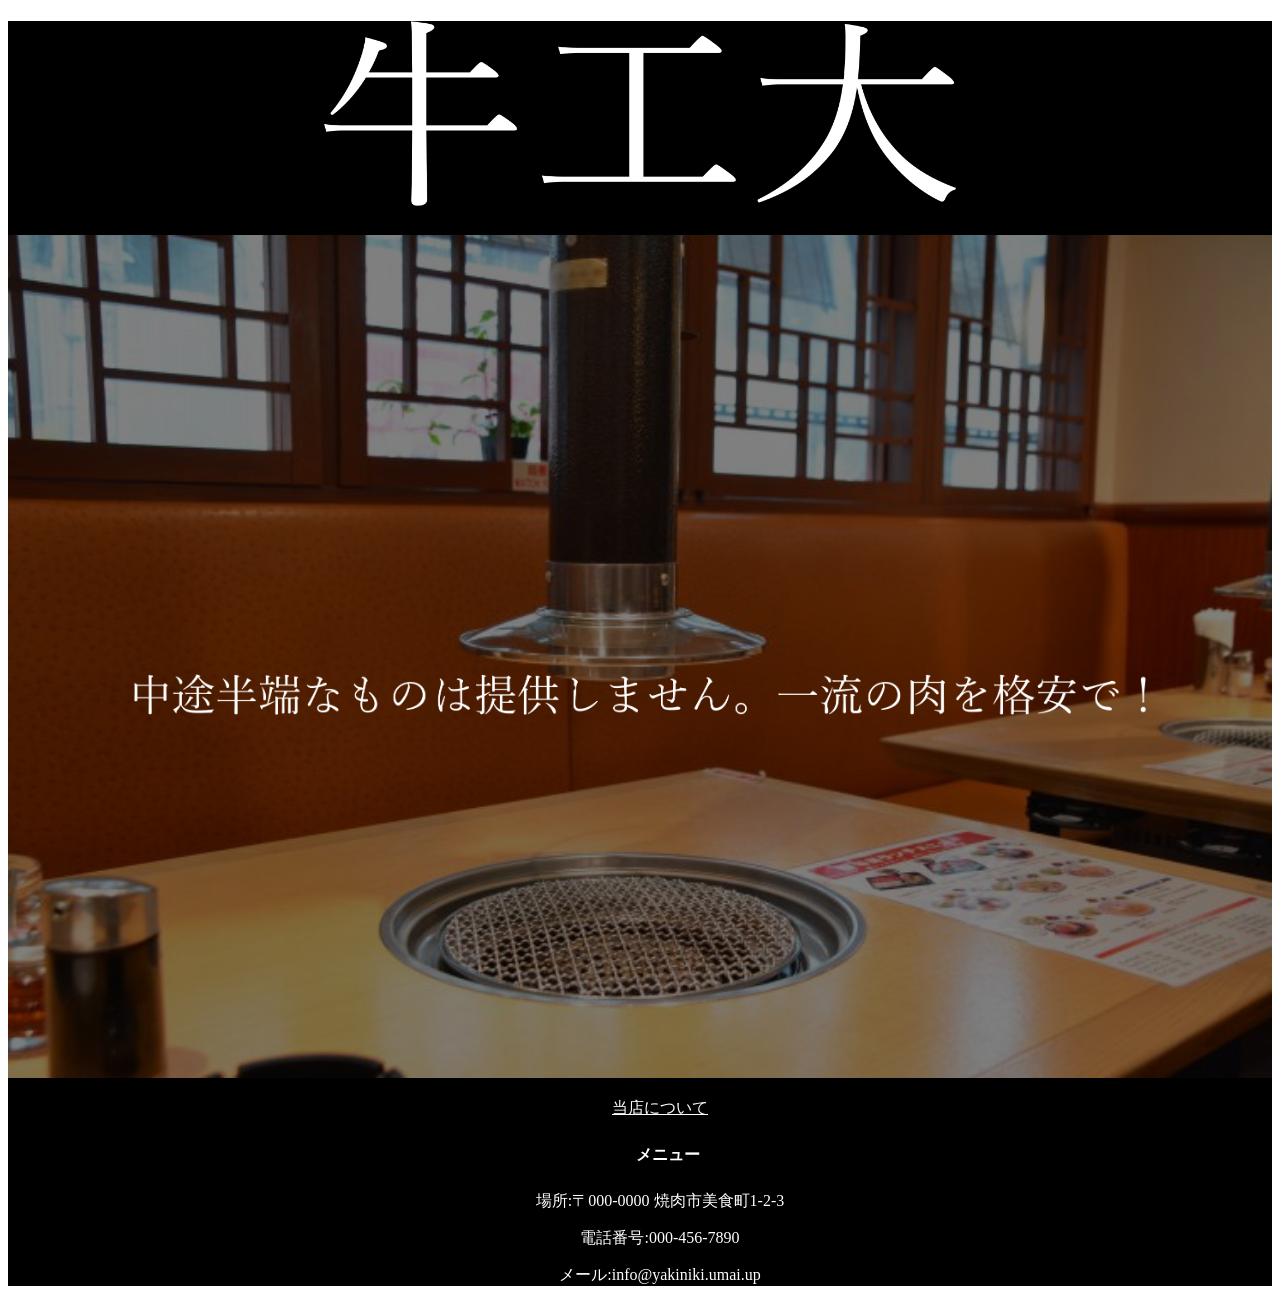
<file: index.html>
<!doctype html>
<html>
<head>
<meta charset="utf-8">
<title>omise</title>
<style type="text/css">
#body {
    background-color: #000000;
    float: none;
    color: #FFFFFF;
    text-align: center;
    width: 100%;
}
#one #three {
    position: absolute;
    top: 50%;
}
#one {
    position: relative;
}
#two {
    color: #FFFFFF;
    text-align: center;
    position: relative;
    width: 100%;
    font-weight: normal;
}
ul.link a {
    color: white;
}
ul.ddmenu {
    margin: 0px;
    padding: 0px 0px 0px 15px;
    background-color: #000000;
}
ul.ddmenu li {
    width: 125px;
    display: inline-block;
    list-style-type: none;
    position: relative;
    background-color: #000000;
}
ul.ddmenu a {
    background-color: #000000;
    color: white;
    line-height: 40px;
    text-align: center;
    text-decoration: none;
    font-weight: bold;
    display: block;
}
ul.ddmenu ul {
    display: none;
    margin: 0px;
    padding: 0px;
    position: absolute;
}
ul.ddmenu a:hover {
    background-color: #ffdddd;
    color: #dd0000;
}
ul.ddmenu li:hover ul {
    display: block;
}
</style>
</head>

<body>
<div id = "body" >
  <h1><img src="title.png" width="50%" height="25%" alt=""/></h1>
  <div id = "one" >
    <p><img src="mise1.jpg" width="100%" height="100%" alt="" style = "opacity : 0.5;"/></p>
    <div id = "three">
      <p><img src="motto.png" width="80%" height="" alt="" /></p>
    </div>
  </div>
  <div id = "two">
    <ul class="link">
      <p><a href="touten.html">当店について</a>
      <ul class="ddmenu">
        <li> <a href="#">メニュー</a>
          <ul>
            <li><a href="gyuniku.html">牛肉</a></li>
            <li><a href="butaniku.html">豚肉</a></li>
            <li><a href="toriniku.html">鶏肉</a></li>
          </ul>
        </li>
      </ul>
      </p>
      <p>場所:〒000-0000 焼肉市美食町1-2-3</p>
      <p>電話番号:000-456-7890</p>
      <p>メール:info@yakiniki.umai.up</p>
    </ul>
  </div>
</div>
</body>
</html>
</file>
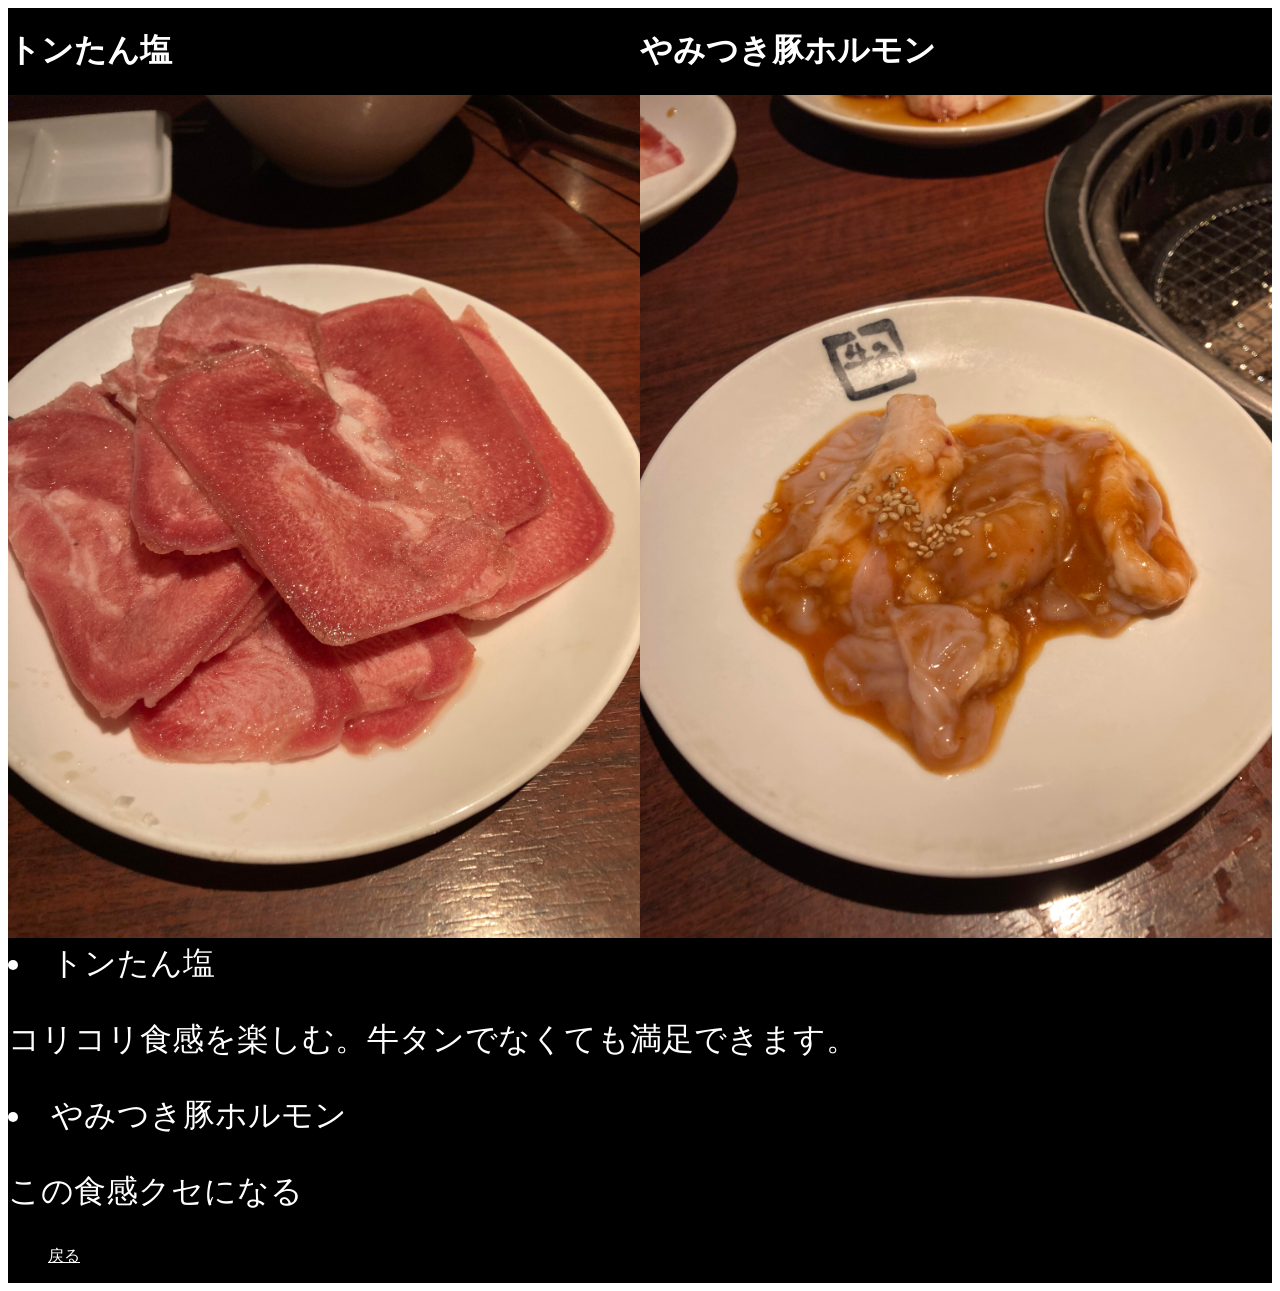
<file: butaniku.html>
<!doctype html>
<html>
<head>
<meta charset="utf-8">
<title>butaniku</title>
<style type="text/css">
img {
    width: 100%;
}
.oniku {
    background-color: #000000;
    float: left;
    width: 50%;
    color: #FFFFFF;
}
.explain {
    background-color: #000000;
    float: left;
    width: 100%;
    color: #FFFFFF;
}
.wrap {
    background-color: #000000;
    display: flex;
    flex-wrap: wrap;
}
.oniku li {
    font-size: xx-large;
}
.explain li {
    font-size: xx-large;
    color: #FFFFFF;
}
ul.link a {
    color: #FFFFFF;
}
</style>
</head>

<body>
<div class="wrap">
  <div class="oniku">
    <h1>トンたん塩</h1>
    <img src="buta_tan.jpg"  alt=""/> </div>
  <div class="oniku">
    <h1>やみつき豚ホルモン</h1>
    <img src="buta_horumon.jpg"  alt=""/> </div>
  <div class="explain">
    <li>トンたん塩
      <p>コリコリ食感を楽しむ。牛タンでなくても満足できます。</p>
    </li>
    <li>やみつき豚ホルモン
      <p>この食感クセになる</p>
    </li>
    <ul class="link">
      <p><a href="index.html">戻る</a></p>
    </ul>
  </div>
</div>
</body>
</html>
</file>
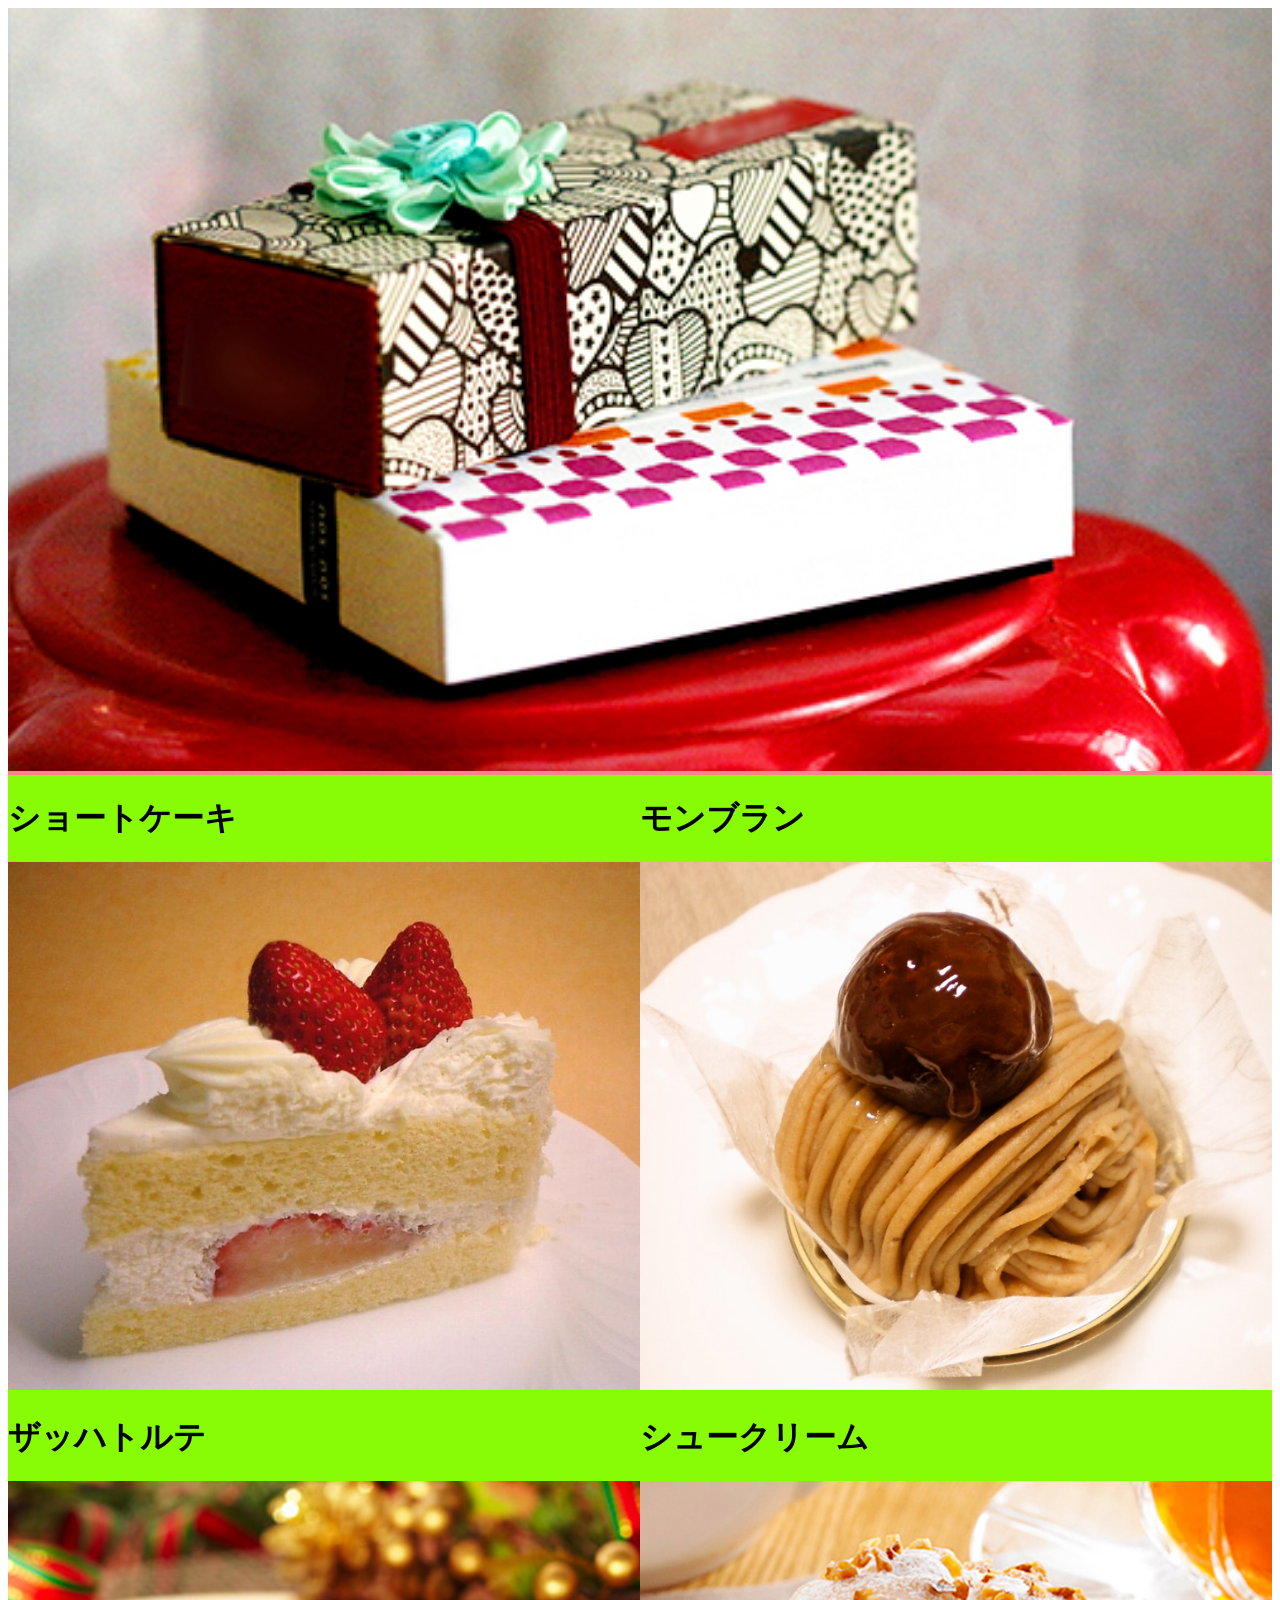
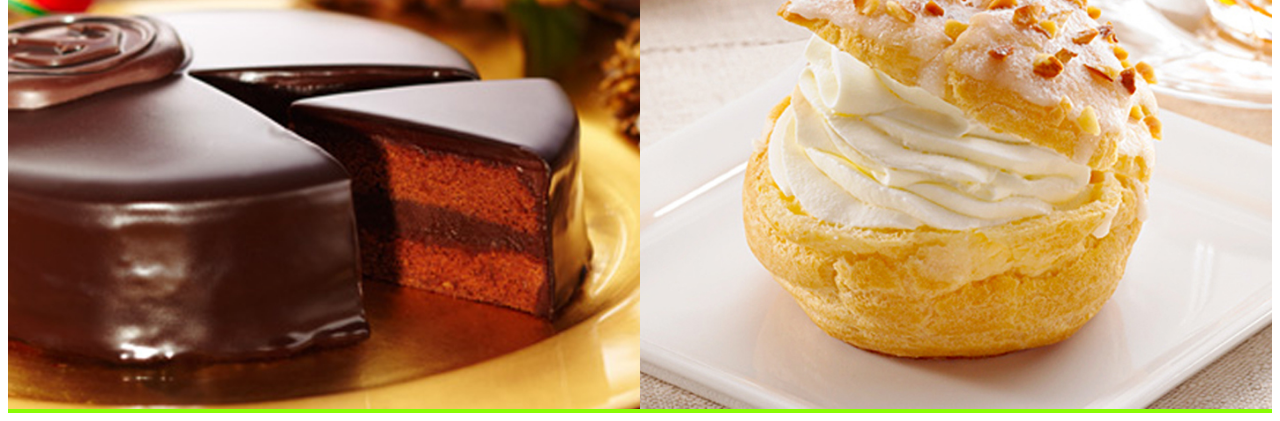
<file: cake.html>
<!doctype html>
<html>
<head>
<meta charset="utf-8">
<title>cake</title>
<style type="text/css">
img{
width:100%;
}
.shop{
background-color: #F78486;
width: 100%;
}
.cakes{
background-color: #88fc04;
float:left;
width:50%;
}
.wrap{
background-color: #037386;
display:flex;
flex-wrap:wrap;
}

</style>
</head>

<body>
<div class="wrap">
<div class="shop">
<img src="shop.jpg" alt= ""> 
</div>
<div class="cakes">
<h1>ショートケーキ</h1>
<img src="cake01.jpg" alt= "">
</div> 
<div class="cakes">
<h1>モンブラン</h1>
<img src="cake02.jpg" alt= "">
</div>
<div class="cakes">
<h1>ザッハトルテ</h1>
<img src="cake03.jpg" alt= "">
</div>
<div class="cakes">
<h1>シュークリーム</h1>
<img src="cake04.jpg" alt= "">
</div>	
</div>
</body>
</html>
</file>
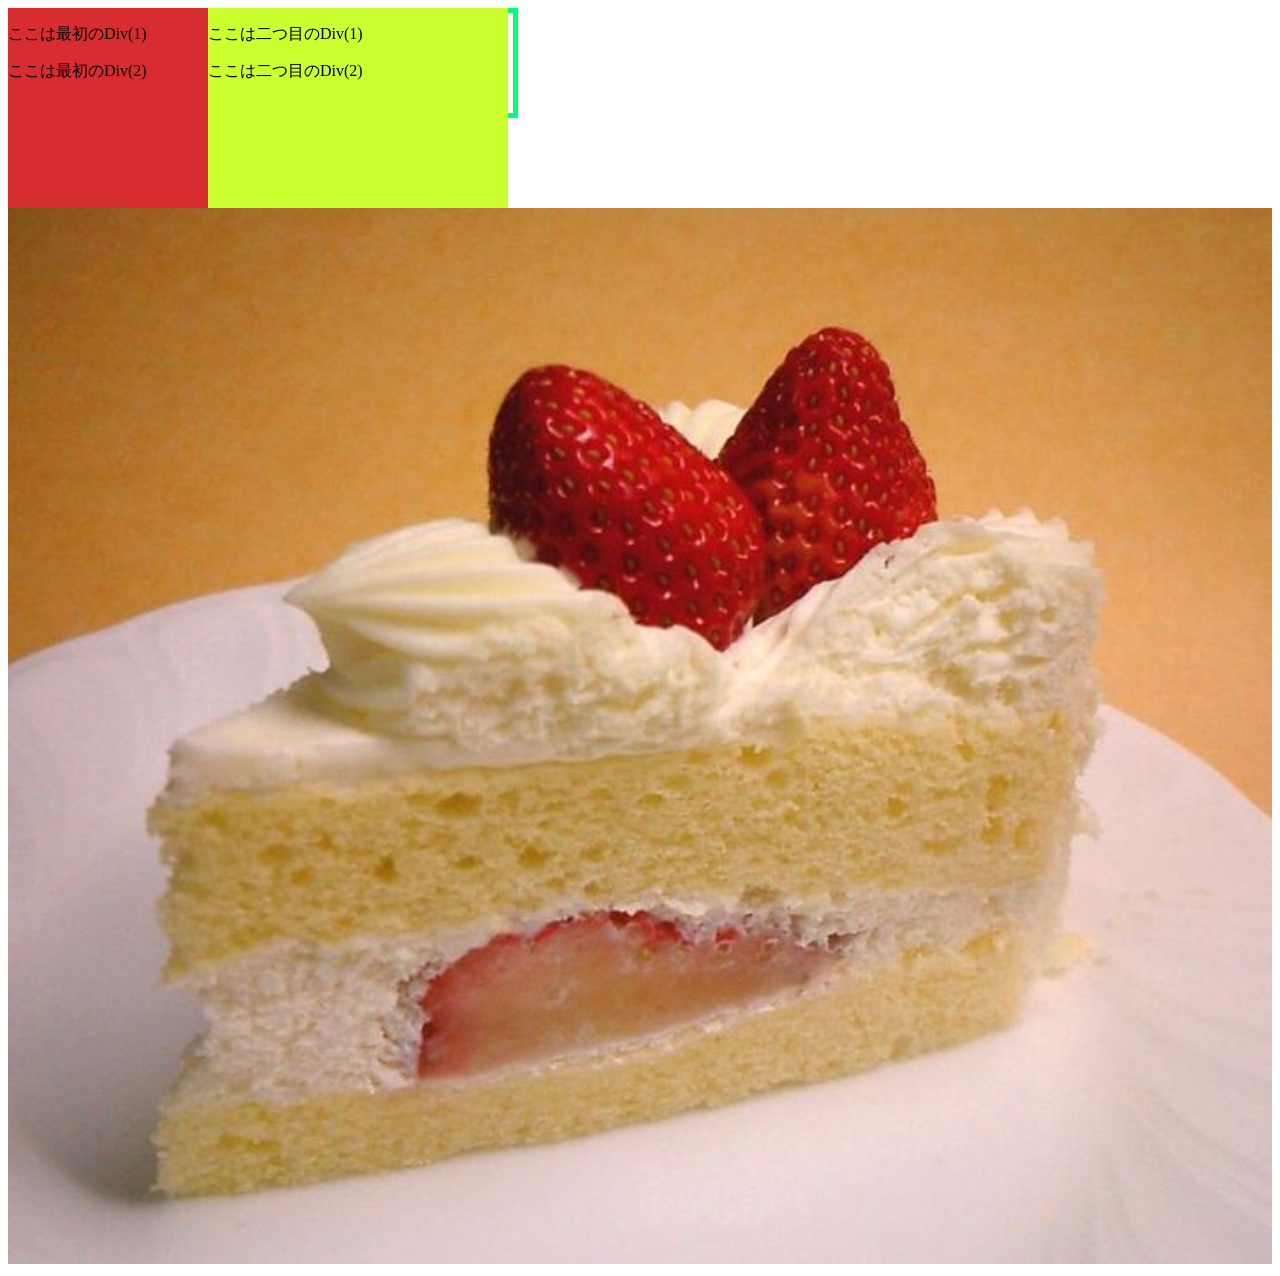
<file: div_sample.html>
<!doctype html>
<html>
<head>
<meta charset="utf-8">
<title>div_sample</title>
<style type="text/css">
#one {
    background-color: #D72D30;
    width: 200px;
    height: 200px;
    float: left;
}
body {
}
#two {
    background-color: #CCFF2F;
    width: 300px;
    height: 200px;
    float: left;
}
#three {
    color: #FF0105;
    border: thick solid #00FF74;
    width: 500px;
    height: 100px;
    float: none;
}
#bigbox {
    width: 500px;
    height: 100px;
}
</style>
</head>

<body>
<div id="bigbox">
<div id="one">
  <p>ここは最初のDiv(1)</p>
<p>ここは最初のDiv(2)</p>
</div>
<div id="two">
<p>ここは二つ目のDiv(1)</p>
<p>ここは二つ目のDiv(2)</p>
</div>
<div id="three">
<p>ここは三つ目のDiv(1)</p>
<p>ここは三つ目のDiv(2)</p>
</div>
</div>
<img src="cake01.jpg" width="100%"  alt=""/>
</body>
</html>
</file>
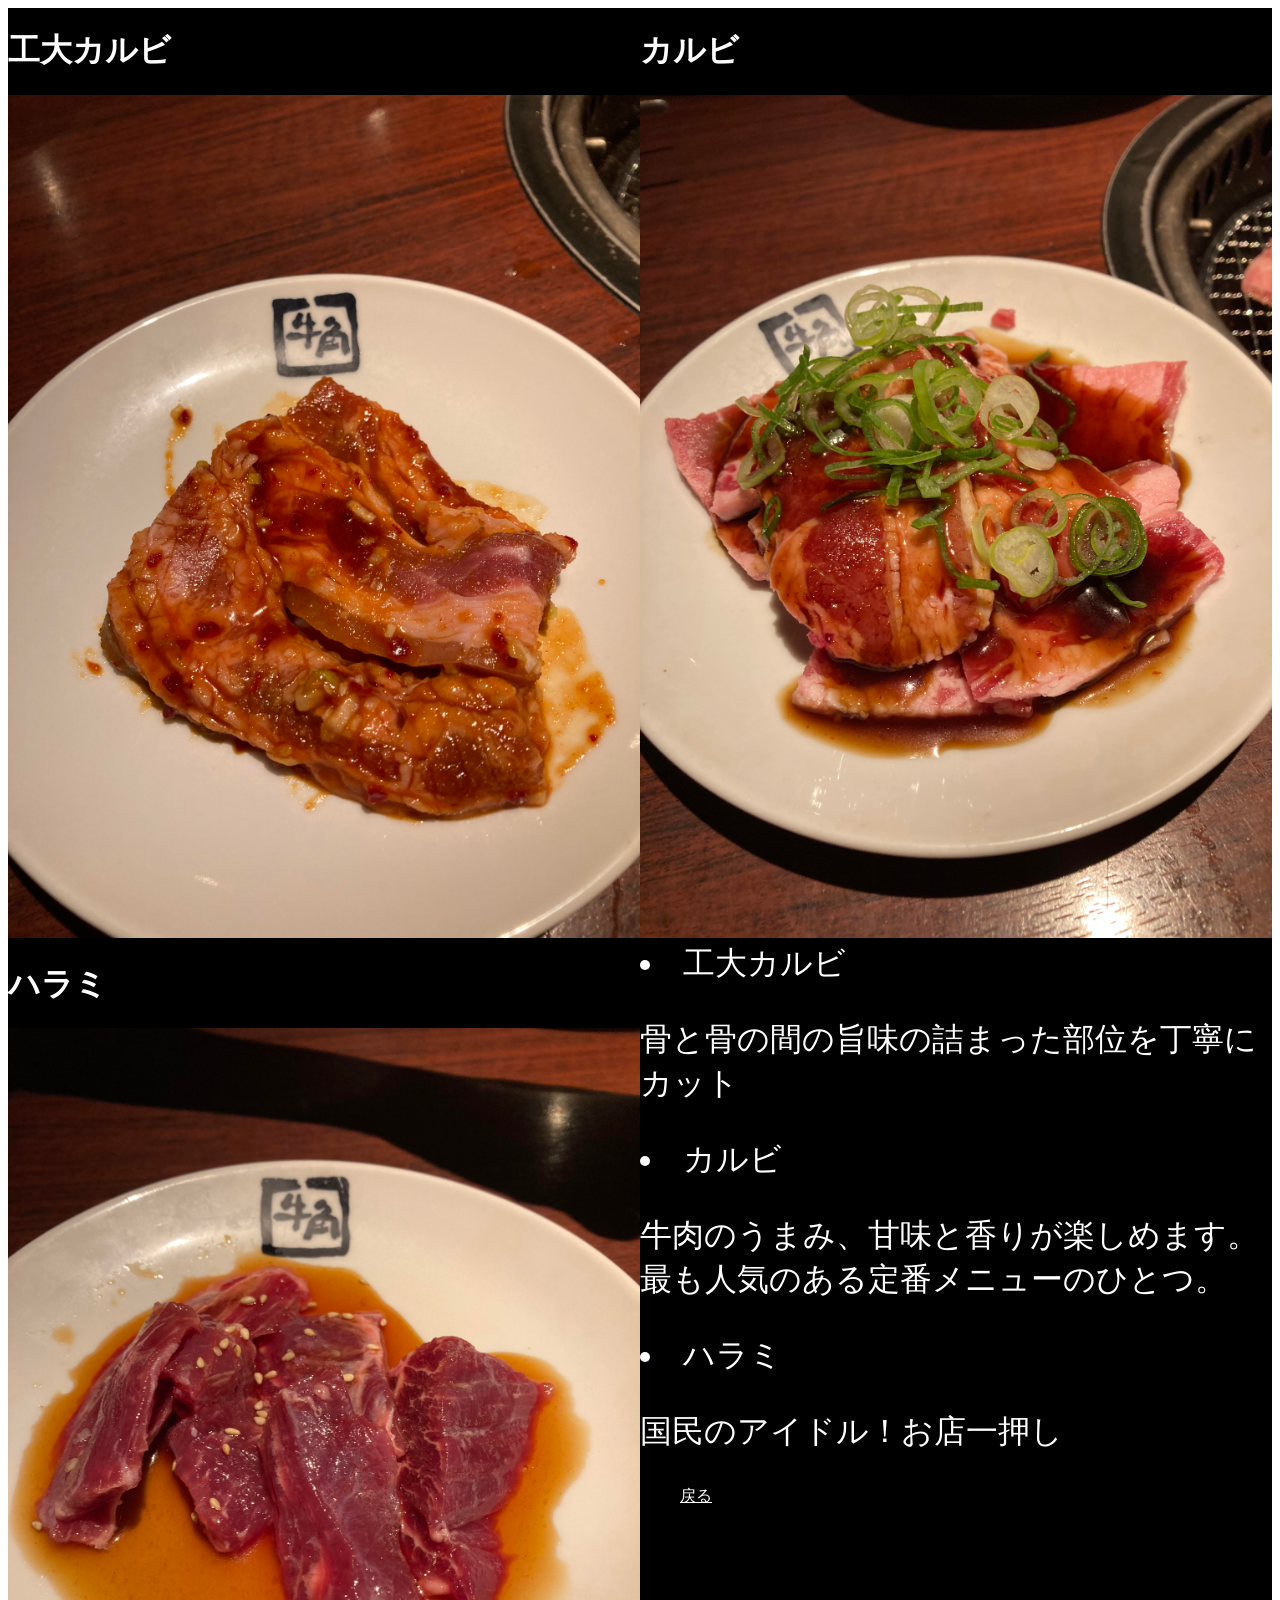
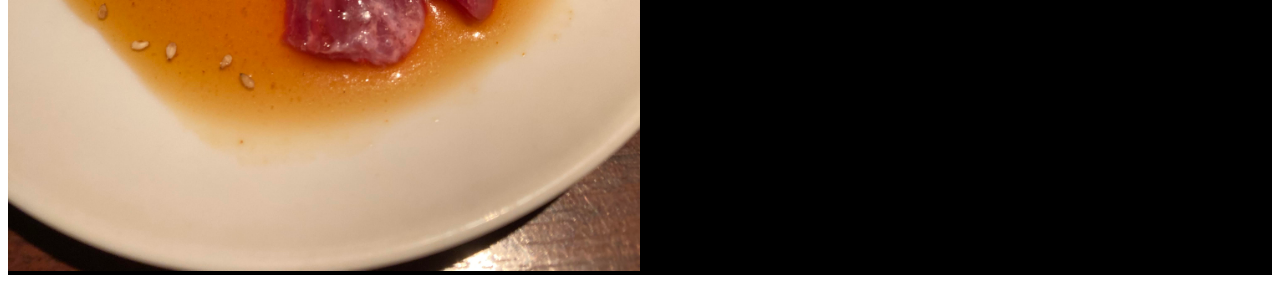
<file: gyuniku.html>
<!doctype html>
<html>
<head>
<meta charset="utf-8">
<title>gyuniku</title>
<style type="text/css">
img {
    width: 100%;
}
.oniku {
    background-color: #000000;
    float: left;
    width: 50%;
    color: #FFFFFF;
}
.wrap {
    background-color: #000000;
    display: flex;
    flex-wrap: wrap;
}
.oniku li {
    font-size: xx-large;
}
ul.link a {
    color: #FFFFFF;
}
</style>
</head>

<body>
<div class="wrap">
  <div class="oniku">
    <h1>工大カルビ</h1>
    <img src="koudai_karubi.jpg"  alt=""/></div>
  <div class="oniku">
    <h1>カルビ</h1>
    <img src="karubi.jpg"　alt=""/></div>
  <div class="oniku">
    <h1>ハラミ</h1>
    <img src="harami.jpg" alt=""/></div>
  <div class="oniku">
    <li>工大カルビ
      <p>骨と骨の間の旨味の詰まった部位を丁寧にカット</p>
    </li>
    <li>カルビ
      <p>牛肉のうまみ、甘味と香りが楽しめます。最も人気のある定番メニューのひとつ。</p>
    </li>
    <li>ハラミ
      <p>国民のアイドル！お店一押し</p>
    </li><ul class="link">
    <p><a href="index.html">戻る</a></p>
  </ul>
  </div>
</div>
</body>
</html>
</file>
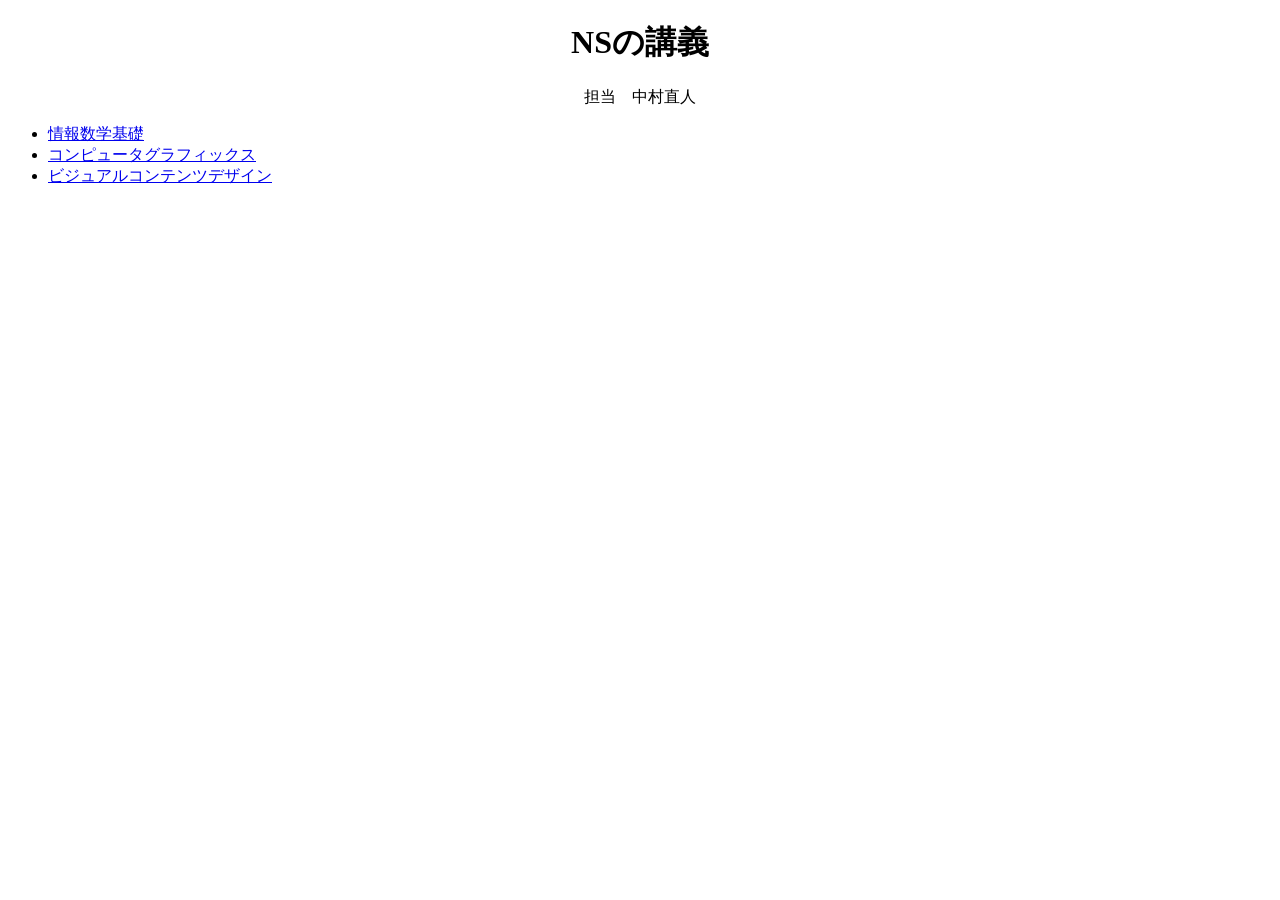
<file: lesson1-top.html>
﻿<!doctype html>
<HTML>
   <HEAD>
      <meta charset="UTF-8">
      <TITLE>Webページの基礎</TITLE>
   </HEAD>
   <BODY>
	<center><h1>NSの講義</h1>
	<P>担当　中村直人</center>
<ul>
    <li><a href="lesson1-org2.html">情報数学基礎</a></li>
    <li><a href="lesson1-org3.html">コンピュータグラフィックス</a></li>
    <li><a href="lesson1-org1.html">ビジュアルコンテンツデザイン</a></li>
</ul>
   </BODY>
</HTML>
</file>
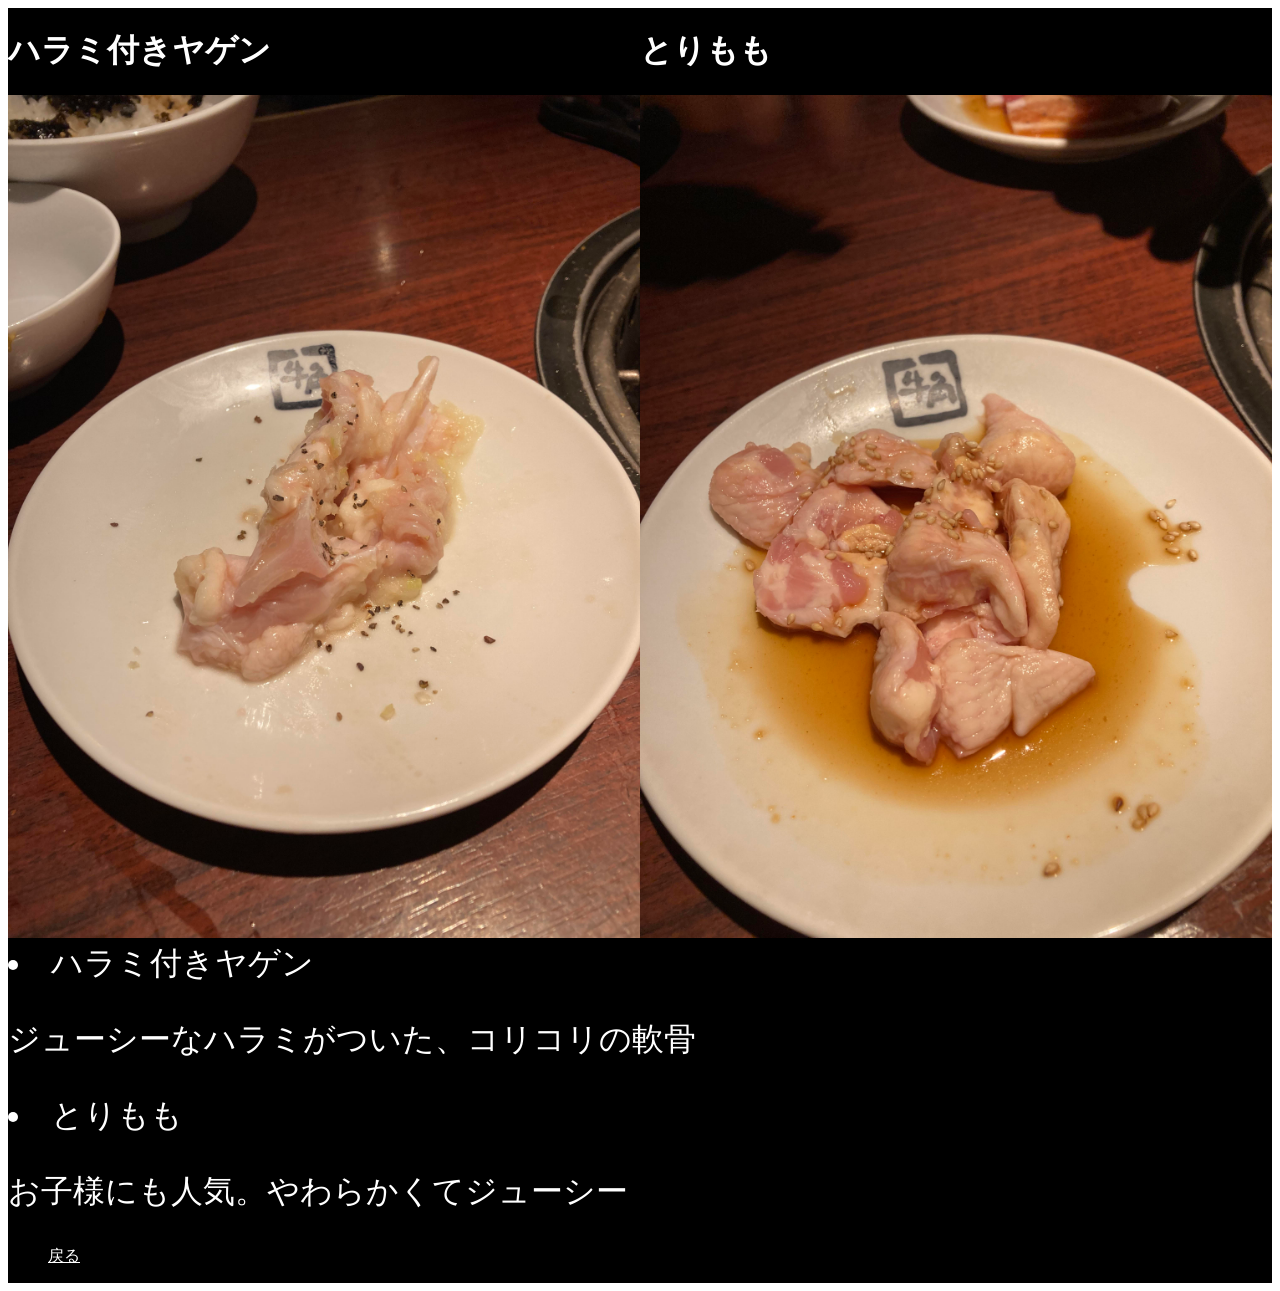
<file: toriniku.html>
<!doctype html>
<html>
<head>
<meta charset="utf-8">
<title>toriniku</title>
<style type="text/css">
img {
    width: 100%;
}
.oniku {
    background-color: #000000;
    float: left;
    width: 50%;
    color: #FFFFFF;
}
.explain {
    background-color: #000000;
    float: left;
    width: 100%;
    color: #FFFFFF;
}
.wrap {
    background-color: #000000;
    display: flex;
    flex-wrap: wrap;
}
.oniku li {
    font-size: xx-large;
}
.explain li {
    font-size: xx-large;
}
ul.link a {
    color: #FFFFFF;
}
</style>
</head>

<body>
<div class="wrap">
  <div class="oniku">
    <h1>ハラミ付きヤゲン</h1>
    <img src="tori_yagen.jpg"  alt=""/></div>
  <div class="oniku">
    <h1>とりもも</h1>
    <img src="tori_momo.jpg"  alt=""/></div>
  <div class="explain">
    <li>ハラミ付きヤゲン
      <p>ジューシーなハラミがついた、コリコリの軟骨</p>
    </li>
    <li>とりもも
      <p>お子様にも人気。やわらかくてジューシー</p>
    </li>
    <ul class="link">
      <p><a href="index.html">戻る</a></p>
    </ul>
  </div>
</div>
</body>
</html>
</file>
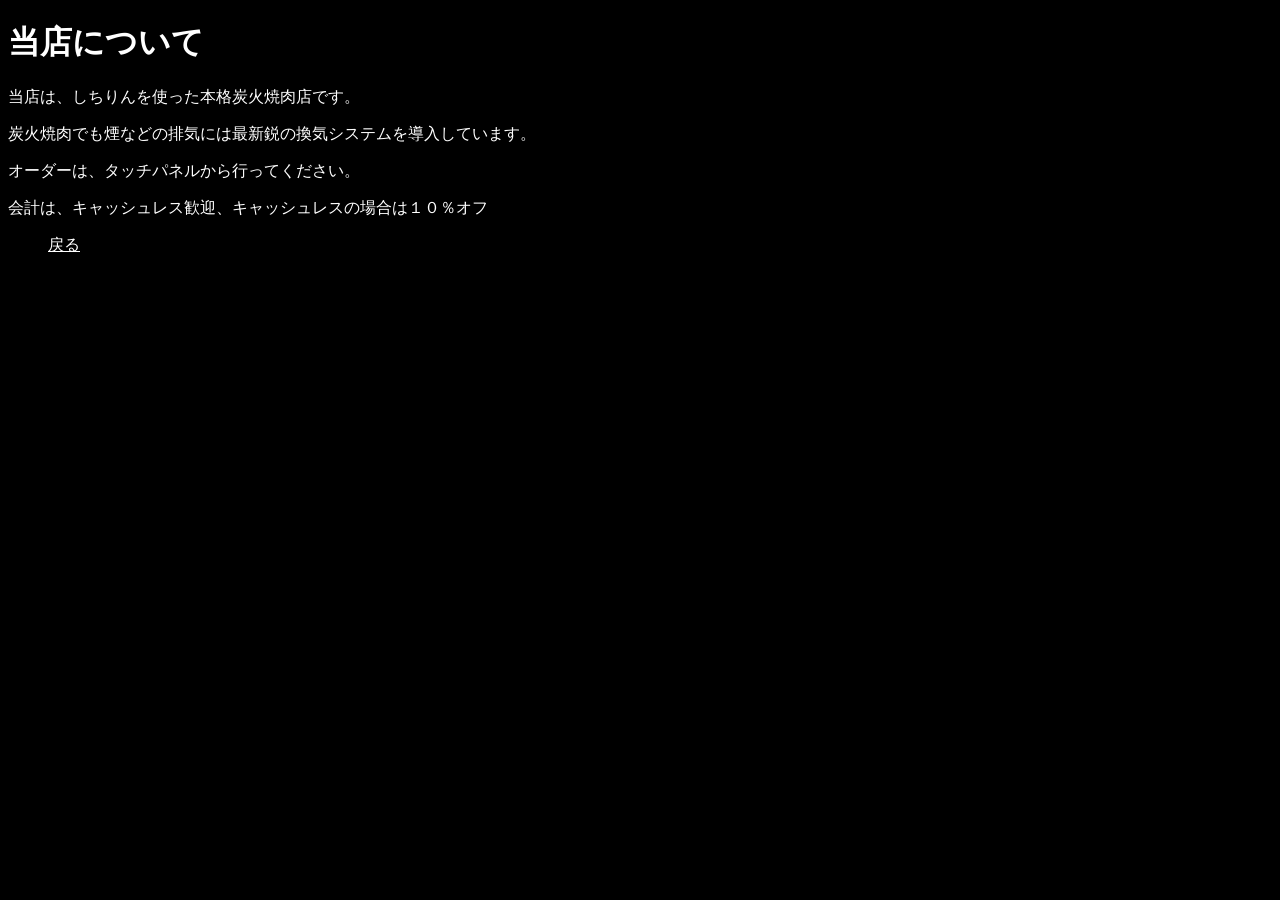
<file: touten.html>
<!doctype html>
<html>
<head>
<meta charset="utf-8">
<title>touten</title>
<style type="text/css">
.haikei {
    color: #FFFFFF;
}
body {
    background-color: #000000;
}
ul.link a {
    color: #FFFFFF;
}
</style>
</head>

<body>
<div class="haikei">
  <h1>当店について</h1>
  <p>当店は、しちりんを使った本格炭火焼肉店です。</p>
  <p>炭火焼肉でも煙などの排気には最新鋭の換気システムを導入しています。</p>
  <p>オーダーは、タッチパネルから行ってください。</p>
  <p>会計は、キャッシュレス歓迎、キャッシュレスの場合は１０％オフ</p>
  <ul class="link">
    <p><a href="index.html">戻る</a></p>
  </ul>
</div>
</body>
</html>
</file>
